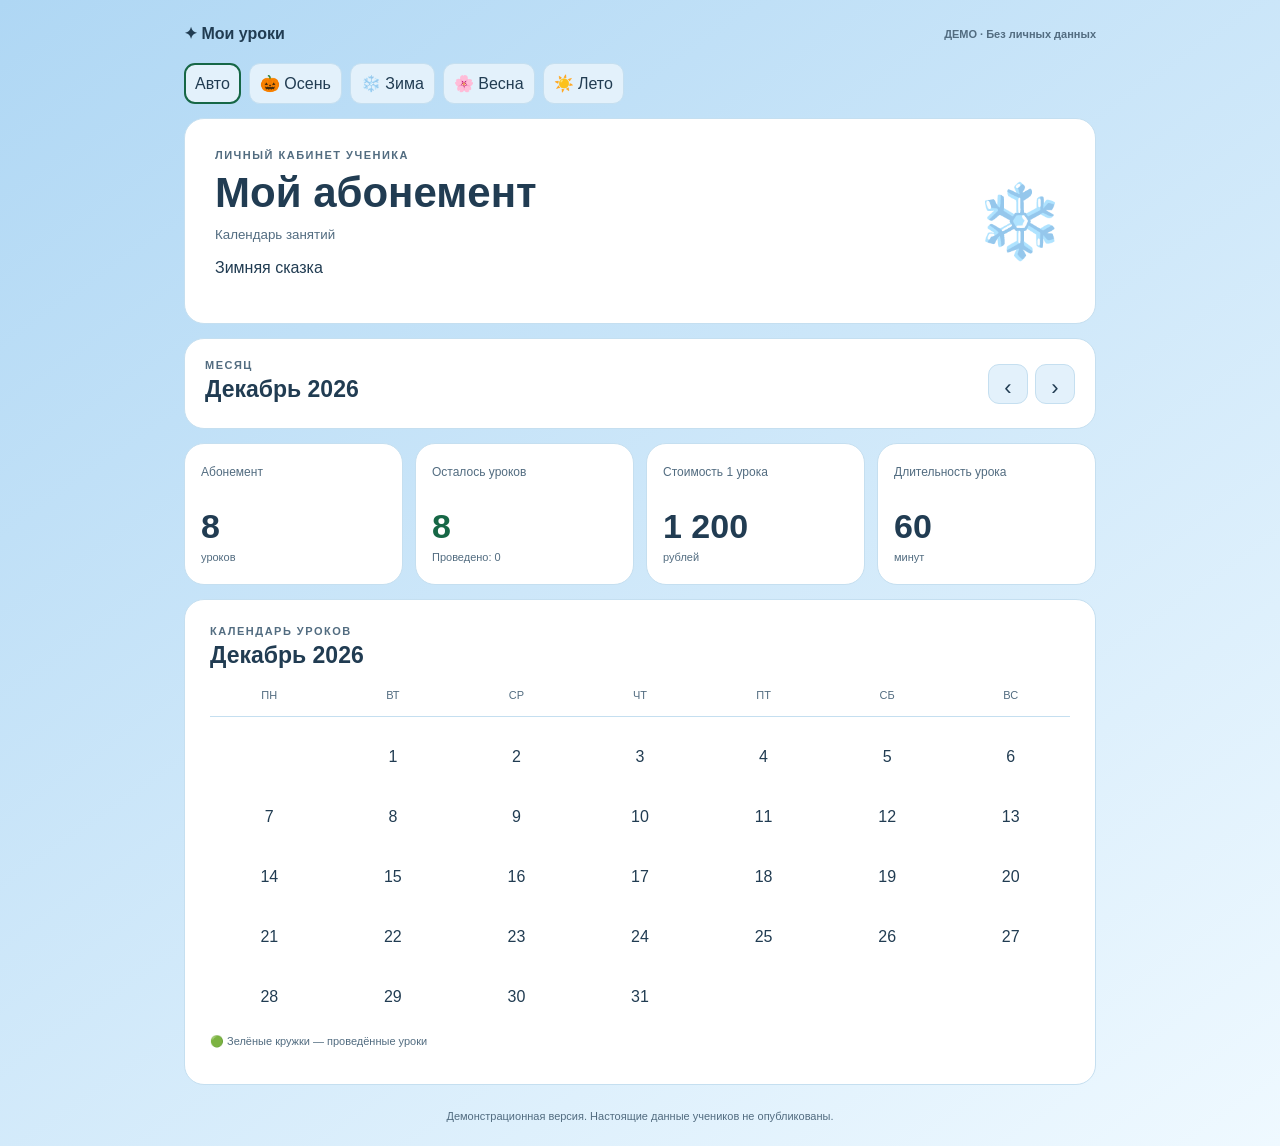
<file: index.html>
<!DOCTYPE html>
<html lang="ru">
<head>
<meta charset="UTF-8">
<meta name="viewport" content="width=device-width,initial-scale=1">
<meta name="robots" content="noindex,nofollow">
<title>Мои уроки — Демо</title>
<style>
*{box-sizing:border-box}
body{
  --text:#fff9fc;
  --muted:#dfd1e6;
  --card:#30213e;
  --line:#604b69;
  --soft:#483253;
  --green:#99e9b9;
  margin:0;
  min-height:100vh;
  font-family:"Segoe UI",Arial,sans-serif;
  color:var(--text);
  background:linear-gradient(145deg,#271932,#613757);
}
body.winter{
  --text:#213c52;--muted:#526c80;
  --card:#fff;--line:#c5dff0;
  --soft:#e3f1fb;--green:#166746;
  background:linear-gradient(145deg,#afd7f4,#eff9ff);
}
body.spring{
  --text:#294533;--muted:#586c60;
  --card:#fff;--line:#c9e2d0;
  --soft:#fbe7f0;--green:#166746;
  background:linear-gradient(145deg,#ccebd9,#fff0f6);
}
body.summer{
  --text:#234653;--muted:#526c77;
  --card:#fff;--line:#bde1e4;
  --soft:#fff0c9;--green:#166746;
  background:linear-gradient(145deg,#b3eaf5,#fff0bc);
}
main{max-width:960px;margin:auto;padding:24px}
button{font:inherit;cursor:pointer}
header,.month,.stat,.calendar{
  background:var(--card);
  border:1px solid var(--line);
  border-radius:20px;
}
.top{
  display:flex;align-items:center;
  justify-content:space-between;gap:10px;
  margin-bottom:20px;
  font-weight:700;
}
.demo{font-size:11px;color:var(--muted)}
.themes{
  display:flex;flex-wrap:wrap;gap:8px;
  margin-bottom:14px;
}
.themes button,.arrows button{
  background:var(--soft);color:var(--text);
  border:1px solid var(--line);
  border-radius:11px;padding:10px;
}
.themes button.active{
  outline:2px solid var(--green);
  outline-offset:-2px;
}
header{
  padding:30px;display:flex;
  align-items:center;justify-content:space-between;
  gap:15px;margin-bottom:14px;
}
h1{font-size:clamp(29px,5vw,42px);margin:8px 0}
h2{font-size:23px;margin:5px 0}
small,.eyebrow{color:var(--muted)}
.eyebrow{
  font-size:11px;font-weight:700;
  text-transform:uppercase;letter-spacing:1.5px;
}
.symbol{font-size:72px}
.month{
  padding:20px;display:flex;
  justify-content:space-between;align-items:center;
  margin-bottom:14px;
}
.arrows{display:flex;gap:7px}
.arrows button{font-size:22px;width:40px;height:40px}
.arrows button:disabled{opacity:.3}
.stats{
  display:grid;
  grid-template-columns:repeat(4,1fr);
  gap:12px;margin-bottom:14px;
}
.stat{padding:21px 16px}
.label{color:var(--muted);font-size:12px;min-height:30px}
.value{
  font-size:34px;font-weight:800;
  margin:12px 0 5px;color:var(--text);
}
.value.green{color:var(--green)}
.note{font-size:11px;color:var(--muted)}
.calendar{padding:25px}
.week,.days{
  display:grid;
  grid-template-columns:repeat(7,1fr);
  text-align:center;gap:5px;
}
.week{
  padding:15px 0;color:var(--muted);
  font-size:11px;border-bottom:1px solid var(--line);
}
.days{margin-top:12px}
.day{
  min-height:55px;display:flex;
  justify-content:center;align-items:center;
  color:var(--text);
}
.done{
  width:35px;height:35px;
  display:grid;place-items:center;
  background:#166746;color:white;
  border-radius:50%;font-weight:700;
}
footer{
  text-align:center;color:var(--muted);
  font-size:11px;margin-top:25px;
}
@media(max-width:650px){
  main{padding:12px}
  .stats{grid-template-columns:repeat(2,1fr)}
  header{padding:20px}
  .symbol{font-size:45px}
  .stat{padding:15px}
  .calendar{padding:15px 10px}
  .day{min-height:40px}
  .done{width:30px;height:30px}
}
</style>
</head>
<body>
<main>
  <div class="top">
    <span>✦ Мои уроки</span>
    <span class="demo">ДЕМО · Без личных данных</span>
  </div>

  <nav class="themes">
    <button onclick="changeTheme('auto')">Авто</button>
    <button onclick="changeTheme('halloween')">🎃 Осень</button>
    <button onclick="changeTheme('winter')">❄️ Зима</button>
    <button onclick="changeTheme('spring')">🌸 Весна</button>
    <button onclick="changeTheme('summer')">☀️ Лето</button>
  </nav>

  <header>
    <div>
      <div class="eyebrow">Личный кабинет ученика</div>
      <h1>Мой абонемент</h1>
      <small>Календарь занятий</small>
      <p id="seasonLabel">Осенний сезон</p>
    </div>
    <div class="symbol" id="symbol">🎃</div>
  </header>

  <section class="month">
    <div>
      <div class="eyebrow">Месяц</div>
      <h2 id="monthName">Октябрь 2026</h2>
    </div>
    <div class="arrows">
      <button id="prev" onclick="move(-1)">‹</button>
      <button id="next" onclick="move(1)">›</button>
    </div>
  </section>

  <section class="stats">
    <div class="stat">
      <div class="label">Абонемент</div>
      <div class="value">8</div>
      <div class="note">уроков</div>
    </div>
    <div class="stat">
      <div class="label">Осталось уроков</div>
      <div class="value green" id="left">3</div>
      <div class="note" id="completed">Проведено: 5</div>
    </div>
    <div class="stat">
      <div class="label">Стоимость 1 урока</div>
      <div class="value">1 200</div>
      <div class="note">рублей</div>
    </div>
    <div class="stat">
      <div class="label">Длительность урока</div>
      <div class="value">60</div>
      <div class="note">минут</div>
    </div>
  </section>

  <section class="calendar">
    <div class="eyebrow">Календарь уроков</div>
    <h2 id="calendarMonth">Октябрь 2026</h2>
    <div class="week">
      <span>ПН</span><span>ВТ</span><span>СР</span>
      <span>ЧТ</span><span>ПТ</span><span>СБ</span>
      <span>ВС</span>
    </div>
    <div class="days" id="days"></div>
    <p class="note">🟢 Зелёные кружки — проведённые уроки</p>
  </section>

  <footer>
    Демонстрационная версия.
    Настоящие данные учеников не опубликованы.
  </footer>
</main>

<script>
const names=[
  "Январь","Февраль","Март","Апрель",
  "Май","Июнь","Июль","Август",
  "Сентябрь","Октябрь","Ноябрь","Декабрь"
];
const keys=Array.from({length:15},(_,i)=>{
  let d=new Date(2026,9+i,1);
  return d.getFullYear()+"-"+String(d.getMonth()+1).padStart(2,"0");
});
const demoDates={
  "2026-10":[2,5,7,9,10]
};
let index=Math.max(0,keys.indexOf(
  new Date().getFullYear()+"-"+
  String(new Date().getMonth()+1).padStart(2,"0")
));
let preference="auto";

function seasonNow(){
  let m=new Date().getMonth()+1;
  if(m===12||m<=2)return "winter";
  if(m<=5)return "spring";
  if(m<=8)return "summer";
  return "halloween";
}
function changeTheme(choice){
  preference=choice;
  applyTheme();
}
function applyTheme(){
  const s=preference==="auto"?seasonNow():preference;
  const info={
    halloween:["🎃","Хеллоуин"],
    winter:["❄️","Зимняя сказка"],
    spring:["🌸","Весеннее настроение"],
    summer:["☀️","Летнее настроение"]
  };
  document.body.className=s;
  document.getElementById("symbol").textContent=info[s][0];
  document.getElementById("seasonLabel").textContent=info[s][1];
  document.querySelectorAll(".themes button").forEach(b=>{
    b.classList.toggle("active",b.textContent.includes(
      preference==="auto"?"Авто":
      {halloween:"Осень",winter:"Зима",spring:"Весна",summer:"Лето"}[preference]
    ));
  });
}
function move(step){
  index=Math.max(0,Math.min(14,index+step));
  render();
}
function render(){
  const key=keys[index];
  const y=Number(key.slice(0,4));
  const m=Number(key.slice(5));
  const title=names[m-1]+" "+y;
  const done=new Set(demoDates[key]||[]);

  document.getElementById("monthName").textContent=title;
  document.getElementById("calendarMonth").textContent=title;
  document.getElementById("left").textContent=8-done.size;
  document.getElementById("completed").textContent=
    "Проведено: "+done.size;
  document.getElementById("prev").disabled=index===0;
  document.getElementById("next").disabled=index===14;

  const grid=document.getElementById("days");
  grid.replaceChildren();
  const offset=(new Date(y,m-1,1).getDay()+6)%7;
  const count=new Date(y,m,0).getDate();

  for(let i=0;i<offset;i++){
    grid.appendChild(document.createElement("div"));
  }
  for(let day=1;day<=count;day++){
    let cell=document.createElement("div");
    cell.className="day";
    if(done.has(day)){
      const badge=document.createElement("span");
      badge.className="done";
      badge.textContent=day;
      cell.appendChild(badge);
    }else{
      cell.textContent=day;
    }
    grid.appendChild(cell);
  }
}
applyTheme();
render();
setInterval(()=>{
  if(preference==="auto")applyTheme();
},60000);
</script>
</body>
</html>
</file>
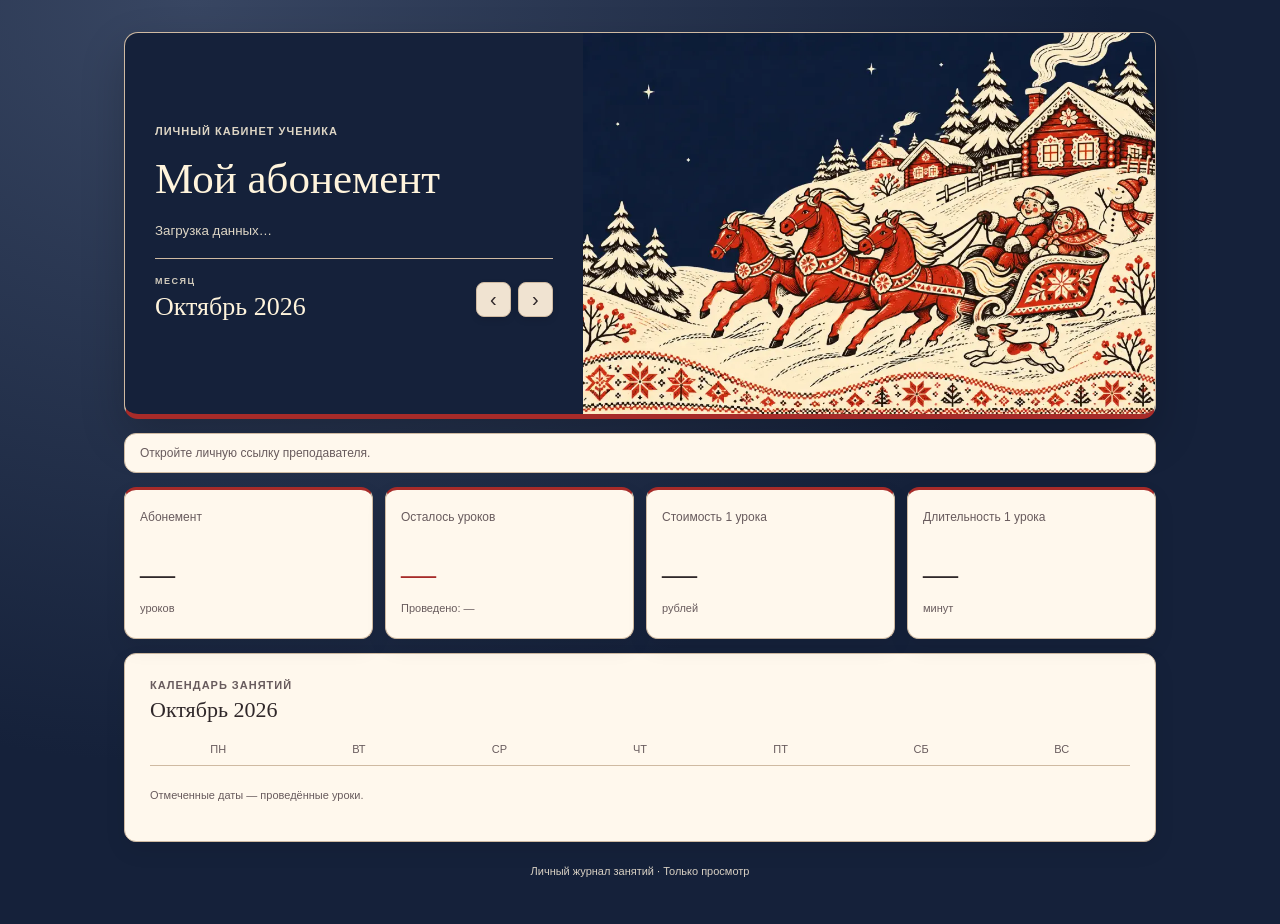
<file: student.html>
<!DOCTYPE html>
<html lang="ru">
<head>
<meta charset="UTF-8">
<meta name="viewport" content="width=device-width,initial-scale=1">
<meta name="robots" content="noindex,nofollow,noarchive">
<meta name="referrer" content="no-referrer">
<title>Мои уроки — Личный кабинет</title>
<style>
*{box-sizing:border-box}
body{
 --fg:#fff9fc;--muted:#e0cfe6;
 --card:#2d2039;--border:#685070;
 --green:#98ebba;--soft:#483452;
 margin:0;min-height:100vh;
 font-family:"Segoe UI",Arial,sans-serif;
 color:var(--fg);
 background:linear-gradient(135deg,#24172e,#69415e);
}
body.winter{
 --fg:#20394f;--muted:#536b7d;
 --card:#fff;--border:#c5ddeb;
 --green:#166746;--soft:#dfedf9;
 background:linear-gradient(135deg,#b5dcf5,#f1faff);
}
body.spring{
 --fg:#294333;--muted:#586d60;
 --card:#fff;--border:#cce2d1;
 --green:#166746;--soft:#fbe8ef;
 background:linear-gradient(135deg,#d2f0de,#ffe9f2);
}
body.summer{
 --fg:#244450;--muted:#526d77;
 --card:#fff;--border:#bee0e4;
 --green:#166746;--soft:#fff1c9;
 background:linear-gradient(135deg,#b7e9f4,#fff0c0);
}
main{max-width:940px;margin:auto;padding:24px}
header,.month,.stat,.calendar{
 background:var(--card);
 border:1px solid var(--border);
 border-radius:19px;
}
header{
 padding:26px;display:flex;
 align-items:center;justify-content:space-between;
 gap:15px;margin-bottom:14px;
}
h1{font-size:clamp(27px,5vw,40px);margin:10px 0}
h2{font-size:22px;margin:6px 0}
small,.label,.note,.eyebrow{color:var(--muted)}
.eyebrow{
 text-transform:uppercase;font-weight:750;
 font-size:11px;letter-spacing:1px;
}
.symbol{font-size:65px}
.month{
 display:flex;align-items:center;justify-content:space-between;
 gap:10px;padding:20px;margin-bottom:14px;
}
.arrows{display:flex;gap:7px}
.arrows button{
 background:var(--soft);color:var(--fg);
 border:1px solid var(--border);
 border-radius:10px;width:40px;height:40px;
 font-size:23px;cursor:pointer;
}
.arrows button:disabled{opacity:.3;cursor:default}
.stats{
 display:grid;grid-template-columns:repeat(4,minmax(0,1fr));
 gap:12px;margin-bottom:14px;
}
.stat{padding:20px 15px}
.label{font-size:12px;min-height:33px}
.value{
 font-size:clamp(25px,4vw,35px);
 font-weight:800;letter-spacing:-.04em;
 margin:12px 0 5px;
}
.value.green{color:var(--green)}
.note{font-size:11px}
.calendar{padding:25px}
.week,.days{
 display:grid;grid-template-columns:repeat(7,minmax(0,1fr));
 text-align:center;gap:4px;
}
.week{
 padding:14px 0 10px;border-bottom:1px solid var(--border);
 color:var(--muted);font-size:11px;
}
.days{margin-top:10px}
.day{
 min-height:52px;display:grid;place-items:center;
 font-size:13px;font-weight:600;
}
.done{
 display:grid;place-items:center;
 height:35px;width:35px;
 border-radius:50%;
 background:#166746;color:#fff;font-weight:750;
}
.status{
 padding:12px 15px;margin-bottom:14px;
 background:var(--card);border:1px solid var(--border);
 border-radius:12px;color:var(--muted);font-size:12px;
}
footer{text-align:center;color:var(--muted);font-size:11px;margin:23px 0}
@media(max-width:620px){
 main{padding:12px}
 header{padding:19px}
 .symbol{font-size:45px}
 .stats{grid-template-columns:repeat(2,minmax(0,1fr))}
 .stat{padding:15px}
 .calendar{padding:16px 10px}
 .day{min-height:40px}
 .done{height:30px;width:30px}
}

/* November: charcoal, candlelight, silver tracery. Scoped to the current Moscow month. */
body.november{--fg:#eee9df;--muted:#bcbdb3;--card:#1b2221;--border:#62675f;--green:#ddbc87;--soft:#303b36;color-scheme:dark;background:radial-gradient(ellipse at 18% 4%,#51595155,transparent 42%),radial-gradient(ellipse at 85% 75%,#73534328,transparent 50%),#151c1c;background-attachment:fixed;isolation:isolate;}
body.november::before{content:"";position:fixed;inset:0;pointer-events:none;z-index:-1;background-image:url("data:image/svg+xml,%3Csvg%20xmlns%3D%22http%3A%2F%2Fwww.w3.org%2F2000%2Fsvg%22%20width%3D%221400%22%20height%3D%221100%22%20viewBox%3D%220%200%201400%201100%22%3E%3Cg%20fill%3D%22none%22%20stroke%3D%22%23050909%22%20stroke-linecap%3D%22round%22%3E%3Cpath%20stroke-width%3D%2270%22%20d%3D%22M1440%201130c-130-190-173-270-163-441s-44-228-131-380S1130%20133%201113-30%22%2F%3E%3Cpath%20stroke-width%3D%2222%22%20d%3D%22M1290%20790c-66-146-142-181-196-260s-102-56-152-154M1247%20591c50-140%2031-233%2088-326s21-157%2052-248M1172%20380c-67-27-137-29-179-86s-84-80-137-110M1140%20274c44-94%2051-151%2030-243M1218%20522c-5-104-69-151-64-227M1122%20562c-34-57-39-108-83-130M1331%20281c-12-62-57-87-60-161%22%2F%3E%3Cpath%20stroke-width%3D%227%22%20d%3D%22m994%20294-12-93-39-45m209%20137-39-44-6-42m-165%20168-25-59-62-28m472-54%2058-49%2014-80M1169%2066l70-72m-200%20438-65%2011-27-31M-70%201010c180-10%20233-94%20293-180s76-105%20151-119M147%20901l-11-89-42-44m128%2062%2056%2012%2040-31M62%20972l31-100%22%2F%3E%3C%2Fg%3E%3C%2Fsvg%3E");background-repeat:no-repeat;background-position:center right;background-size:cover;opacity:.8;}
body.november main{position:relative;max-width:1000px;padding-top:42px;}
body.november header,body.november .month,body.november .stat,body.november .calendar,body.november .payment,body.november .archive{background:linear-gradient(125deg,#29312df5,#1a211ff5 65%);border:1px solid #6a6c60;border-radius:8px;box-shadow:0 18px 40px #0005,inset 0 1px #e5ddc00b;}
body.november header{position:relative;min-height:195px;padding:35px 34px;border:1px solid #929286;outline:1px solid #71766a77;outline-offset:-8px;overflow:hidden;background:radial-gradient(ellipse at 91% 50%,#bc7c4328,transparent 37%),linear-gradient(120deg,#303831,#1b2220 70%);}
body.november header::before,body.november header::after{content:"◇";position:absolute;left:50%;transform:translateX(-50%);font-size:21px;line-height:20px;color:#b8b6a3;background:#252d28;padding:0 14px;}
body.november header::before{top:0}body.november header::after{bottom:0}
body.november h1,body.november h2{font-family:Georgia,"Times New Roman",serif;font-weight:400;letter-spacing:.015em;color:#f1e9d9;text-shadow:0 3px 12px #0006;}
body.november h1{font-size:clamp(30px,5vw,47px);margin:14px 0 12px;}
body.november .eyebrow{font-size:10px;font-weight:500;letter-spacing:2px;color:#c5c4b6;}
body.november .symbol{width:85px;min-width:65px;height:112px;filter:drop-shadow(0 0 18px #d39a5744);font-size:0;}
body.november .symbol svg{height:100%;width:100%;}
body.november .status{border-radius:5px;background:#18201dd9;border-color:#454f47;color:#bdc3b6;margin:20px 0;}
body.november .month{padding:20px 25px;margin-bottom:18px;}
body.november .stat{padding:23px 18px;position:relative;}
body.november .stat::before{content:"";position:absolute;top:0;left:20px;right:20px;height:1px;background:linear-gradient(90deg,transparent,#c0b8a077,transparent);}
body.november .value{font-family:Georgia,"Times New Roman",serif;letter-spacing:0;font-weight:400;}
body.november .label{font-size:12px;line-height:1.5;}
body.november .note{line-height:1.65;}
body.november .arrows button,body.november .payment button,body.november .archive button{border-radius:5px;background:#303b33;color:#e8e5d7;border:1px solid #7c806d;box-shadow:0 4px 12px #0003;}
body.november button:focus-visible,body.november select:focus-visible,body.november input:focus-visible{outline:2px solid #e2bd82;outline-offset:3px;}
body.november .calendar{margin-top:18px;padding:27px;}
body.november .week{color:#c4c6b8;border-color:#73796b66;}
body.november .day{min-height:57px;color:#e6e6d8;}
body.november .done{background:#c5b087;color:#17221b;border:1px solid #e7d9b5;box-shadow:0 0 16px #c4a27122;}
body.november .payment,body.november .archive{margin-top:18px;}
body.november footer{padding:12px;color:#b4b9ab;letter-spacing:.04em;}
@media(max-width:620px){body.november main{padding:18px 12px;}body.november header{padding:26px 22px;min-height:165px;}body.november .symbol{width:58px;min-width:52px;height:88px;}body.november .stat{padding:20px 15px;}body.november .calendar{padding:22px 12px;}body.november .day{min-height:44px;}body.november .month{padding:18px;}body.november::before{opacity:.45;background-position:75% center;}}


.phone-payment{margin:18px 0;padding:27px;background:var(--card);border:1px solid var(--border);border-radius:16px;box-shadow:0 15px 36px #0003;}
.payment-heading{display:flex;align-items:baseline;justify-content:space-between;gap:12px;flex-wrap:wrap;margin-bottom:17px;}
.phone-payment h2{margin:5px 0 12px}.phone-payment p{line-height:1.6;}
.bank-options{display:grid;grid-template-columns:1fr 1fr;gap:12px;margin:16px 0 21px;}
.bank-choice{display:flex;align-items:center;gap:11px;padding:15px 17px;color:var(--fg);font:600 16px "Segoe UI",Arial,sans-serif;text-align:left;background:var(--soft);border:1px solid var(--border);border-radius:11px;cursor:pointer;box-shadow:0 5px 0 #0003,0 9px 17px #0002;transition:transform .15s,box-shadow .15s;}
.bank-choice[aria-pressed=true]{outline:2px solid #c9ad78;outline-offset:2px;box-shadow:0 3px 0 #0004,0 0 20px #c9ad7822;transform:translateY(2px);}
.bank-choice .bank-mark{display:grid;place-items:center;flex:none;width:31px;height:31px;border-radius:9px;color:white;font-weight:800;font-size:22px;}
.bank-choice[data-bank=sber] .bank-mark{background:linear-gradient(135deg,#76bd36,#168c48);}.bank-choice[data-bank=tbank] .bank-mark{background:#ffdd2d;color:#222;}
.copy-phone{display:flex;align-items:center;justify-content:center;gap:14px;width:100%;min-height:88px;padding:17px 12px;border:1px solid #c6bc9f;border-radius:12px;color:#292a24;background:linear-gradient(165deg,#f2e9cc 0%,#d3c4a2 43%,#b9a57e 46%,#e0ceaa 100%);box-shadow:inset 0 2px 1px #fff9,inset 0 -3px 2px #72633f66,0 7px 0 #645942,0 12px 23px #0006;cursor:pointer;transform:translateY(0);transition:transform .12s,box-shadow .12s;text-shadow:0 1px #fff9;}
.copy-phone:hover{filter:brightness(1.06)}.copy-phone:active{transform:translateY(5px);box-shadow:inset 0 2px 5px #77674455,0 2px 0 #645942,0 6px 12px #0004;}
.copy-phone .phone-number{font:700 clamp(22px,4vw,32px) Georgia,"Times New Roman",serif;letter-spacing:.03em;white-space:nowrap;text-shadow:0 1px 0 #fff,0 -1px 0 #88765066,0 2px 2px #75684a33;}
.copy-phone svg{width:22px;height:22px;flex:none;}.copy-caption{text-align:center;margin:15px 0 5px;font-size:12px;color:var(--muted);min-height:20px;}
.payment-steps{margin:16px 0 0;color:var(--muted);font-size:13px;}.payment-quote{display:flex;align-items:center;gap:12px;flex-wrap:wrap;margin:8px 0 19px;}.payment-quote input{width:72px;padding:9px;font:inherit;border-radius:7px;border:1px solid var(--border);color:var(--fg);background:var(--soft);}.payment-quote strong{font-size:19px;}
.phone-payment button:focus-visible,.phone-payment input:focus-visible{outline:3px solid #e2bd82;outline-offset:4px;}
body.november .phone-payment{background:linear-gradient(125deg,#29312df5,#1a211ff5 65%);border-color:#6a6c60;border-radius:8px;box-shadow:0 18px 40px #0005,inset 0 1px #e5ddc00b;}
@media(max-width:620px){.phone-payment{padding:23px 16px}.bank-choice{font-size:14px;padding:12px 10px;gap:8px}.bank-options{gap:10px}.copy-phone{gap:8px}.copy-phone .phone-number{font-size:23px;letter-spacing:0}.copy-phone svg{width:20px}.payment-steps{font-size:12px}}
@media(prefers-reduced-motion:reduce){.copy-phone,.bank-choice{transition:none}}


/* Six illustrated monthly themes, selected by today's Moscow date. */
.season-picture{display:none;}
body.december{--fg:#30282a;--muted:#685b5d;--card:#fff8ed;--border:#cfbaa2;--green:#a72b29;--soft:#f0e3d1;--hero:#15213a;--hero-fg:#fff4dc;--done-fg:#fff;--page:#15213a;color-scheme:light;background:radial-gradient(ellipse at 15% 0%,#384662,transparent 60%),#15213a;}
body.january{--fg:#f6ecda;--muted:#c4cedd;--card:#172941;--border:#5d718f;--green:#f3cd82;--soft:#293e59;--hero:#0e203c;--hero-fg:#fff2d1;--done-fg:#1b2b40;--page:#0c182d;color-scheme:dark;background:radial-gradient(ellipse at 85% 5%,#294c77,transparent 60%),#0c182d;}
body.february{--fg:#f0e8df;--muted:#c4b8ac;--card:#2c2928;--border:#76645b;--green:#e8b076;--soft:#453832;--hero:#242425;--hero-fg:#f1e5d8;--done-fg:#2c231d;--page:#202122;color-scheme:dark;background:radial-gradient(ellipse at 80% 2%,#75443366,transparent 55%),#202122;}
body.march{--fg:#533e3b;--muted:#79615e;--card:#fffaf4;--border:#d7bfb2;--green:#a94b59;--soft:#f6e5dc;--hero:#fff5e8;--hero-fg:#583c37;--done-fg:#fff;--page:#f5e9dd;color-scheme:light;background:radial-gradient(ellipse at 10% 0%,#d7edf2,transparent 55%),#f5e9dd;}
body.april{--fg:#493a54;--muted:#73617c;--card:#fff9ff;--border:#d0bad6;--green:#79508d;--soft:#eee1f3;--hero:#f4e8f2;--hero-fg:#533a60;--done-fg:#fff;--page:#e7dbea;color-scheme:light;background:radial-gradient(ellipse at 90% 0%,#ffd9bc,transparent 55%),#e7dbea;}
body.may{--fg:#264b63;--muted:#516d7d;--card:#f7fcff;--border:#b3cfdf;--green:#a13d75;--soft:#e2f0f9;--hero:#eaf6fb;--hero-fg:#244b66;--done-fg:#fff;--page:#d8eaf3;color-scheme:light;background:radial-gradient(ellipse at 80% 0%,#f5dce9,transparent 55%),#d8eaf3;}
body[data-month-art]{background-attachment:fixed;}
body[data-month-art] main{max-width:1080px;padding-top:32px;}
body[data-month-art] header{display:grid;grid-template-columns:1fr 1.25fr;gap:0;padding:0;overflow:hidden;min-height:0;background:var(--hero);border-radius:14px;border:1px solid var(--border);box-shadow:0 18px 45px #0003;}
body[data-month-art] .season-picture{display:block;grid-column:2;grid-row:1;align-self:stretch;}
body[data-month-art] .season-picture img{display:block;width:100%;height:100%;aspect-ratio:3/2;object-fit:cover;}
body[data-month-art] header>div:not(.season-picture):not(.symbol){grid-column:1;grid-row:1;padding:34px 30px;min-width:0;}
body[data-month-art] header h1{color:var(--hero-fg);font-family:Georgia,"Times New Roman",serif;font-weight:400;font-size:clamp(29px,4vw,43px);line-height:1.12;margin:18px 0;}
body[data-month-art] header .eyebrow,body[data-month-art] header small{color:var(--hero-fg);opacity:.86;}
body[data-month-art] header .symbol{display:none;}
body[data-month-art] h2{font-family:Georgia,"Times New Roman",serif;font-weight:400;}
body[data-month-art] .month,body[data-month-art] .stat,body[data-month-art] .calendar,body[data-month-art] .phone-payment,body[data-month-art] .archive{border-radius:12px;box-shadow:0 9px 22px #00000012;}
body[data-month-art] .stat{border-top:3px solid var(--green);}
body[data-month-art] .value{font-family:Georgia,"Times New Roman",serif;font-weight:400;letter-spacing:0;}
body[data-month-art] .done{background:var(--green);color:var(--done-fg);box-shadow:0 3px 9px #0002;}
body[data-month-art] .note{line-height:1.6;}
body[data-month-art] .bank-choice[aria-pressed=true]{outline-color:var(--green);}
body[data-month-art] footer{color:var(--muted);}
body.december footer{color:#d8d0c3;}
body[data-month-art] :is(button,input,select):focus-visible{outline:3px solid var(--green);outline-offset:3px;}
body.december header{border-bottom:5px solid #a72b29;}
body.january header{border-bottom:4px solid #d7ac60;}
body.february header{border-bottom:4px solid #8d5342;}
body.march header{border-bottom:4px solid #d89b9b;}
body.april header{border-bottom:4px solid #a487ba;}
body.may header{border-bottom:4px solid #d78ab5;}
@media(max-width:620px){body[data-month-art] main{padding:16px 12px;}body[data-month-art] header{grid-template-columns:1fr;}body[data-month-art] .season-picture{grid-column:1;grid-row:1;}body[data-month-art] .season-picture img{height:auto;aspect-ratio:3/2;}body[data-month-art] header>div:not(.season-picture):not(.symbol){grid-column:1;grid-row:2;padding:23px 22px;}body[data-month-art] header h1{font-size:34px;margin:12px 0;}body[data-month-art] .calendar{padding:22px 12px;}}


/* Compact payment: calculation on the left, bank icons and phone on the right. */
.phone-payment{padding:22px 24px;}
.payment-layout{display:grid;grid-template-columns:minmax(230px,.85fr) minmax(300px,1.15fr);gap:18px 32px;align-items:center;}
.payment-summary{align-self:start;padding-top:4px;}
.payment-summary .eyebrow{font-size:10px;letter-spacing:1.3px;}
.payment-summary h2{font-size:25px;margin:6px 0 12px;}
.payment-summary #phoneTerms{font-size:11px;margin:0 0 13px;}
.payment-summary .payment-quote{gap:10px;margin:0;font-size:13px;}
.payment-summary .payment-quote label{display:flex;align-items:center;gap:7px;}
.payment-summary .payment-quote input{width:57px;padding:6px;}
.payment-summary .payment-quote strong{font-size:18px;}
.payment-transfer{width:100%;max-width:470px;justify-self:center;text-align:center;}
.payment-transfer .bank-options{display:flex;justify-content:center;gap:12px;margin:0 0 12px;}
.payment-transfer .bank-choice{display:grid;place-items:center;padding:0;width:43px;height:43px;border:1px solid var(--border);border-radius:11px;background:var(--soft);box-shadow:0 3px 0 #0003,0 5px 12px #0002;}
.payment-transfer .bank-mark{width:31px;height:31px;font-size:23px;border-radius:8px;}
.payment-transfer .copy-phone{min-height:58px;padding:10px 12px;gap:11px;box-shadow:inset 0 2px 1px #fff9,inset 0 -2px 2px #72633f66,0 5px 0 #645942,0 9px 17px #0004;}
.payment-transfer .copy-phone .phone-number{font-size:clamp(21px,2.7vw,28px);}
.payment-transfer .copy-phone svg{width:19px;height:19px;}
.payment-transfer .copy-caption{margin:10px 0 4px;font-size:11px;min-height:16px;line-height:1.4;}
.payment-transfer .payment-steps{font-size:11px;line-height:1.5;margin:8px 0 0;}
.payment-transfer .payment-confirmation{font-size:10px;margin:6px 0 0;line-height:1.45;color:var(--muted);}
@media(max-width:760px){.phone-payment{padding:19px 18px;}.payment-layout{grid-template-columns:1fr;gap:17px;}.payment-summary h2{margin-bottom:8px;}.payment-summary #phoneTerms{margin-bottom:10px;}.payment-transfer{max-width:460px;}.payment-transfer .bank-options{margin-bottom:10px;}.payment-transfer .copy-phone .phone-number{font-size:25px;}}
@media(max-width:360px){.payment-transfer .copy-phone .phone-number{font-size:22px;}.payment-transfer .copy-phone{gap:7px;}}


/* Phone button palette follows the displayed month's theme. */
body{--phone-top:#e6d5ef;--phone-mid:#d5b8e0;--phone-low:#bca0ce;--phone-end:#dfc7e9;--phone-ink:#382246;--phone-edge:#a78bb9;--phone-base:#705c80;--phone-text-highlight:#ffffff88;}
body.november{--phone-top:#f2e9cc;--phone-mid:#d3c4a2;--phone-low:#b9a57e;--phone-end:#e0ceaa;--phone-ink:#292a24;--phone-edge:#c6bc9f;--phone-base:#645942;}
body.december{--phone-top:#b72b35;--phone-mid:#a9222d;--phone-low:#8d1826;--phone-end:#b42b35;--phone-ink:#fffaf3;--phone-edge:#edb6ae;--phone-base:#63151e;--phone-text-highlight:#00000066;}
body.january{--phone-top:#345c87;--phone-mid:#254975;--phone-low:#1c3962;--phone-end:#315681;--phone-ink:#fff5de;--phone-edge:#a8c1df;--phone-base:#10223b;--phone-text-highlight:#00000077;}
body.february{--phone-top:#e4bc98;--phone-mid:#cda07d;--phone-low:#b58a6b;--phone-end:#d8ad88;--phone-ink:#30231b;--phone-edge:#d8b898;--phone-base:#6d4b38;}
body.march{--phone-top:#f9e1de;--phone-mid:#edc8c5;--phone-low:#d7aaa9;--phone-end:#f1d0ca;--phone-ink:#542f36;--phone-edge:#c49496;--phone-base:#9b6c72;}
body.april{--phone-top:#e9e0f5;--phone-mid:#d8c7ea;--phone-low:#bda8d5;--phone-end:#ddcdef;--phone-ink:#432d57;--phone-edge:#ac91c4;--phone-base:#7a5d95;}
body.may{--phone-top:#e4f4fc;--phone-mid:#bfdded;--phone-low:#9fc5dc;--phone-end:#c9e4f2;--phone-ink:#24455d;--phone-edge:#8db6cf;--phone-base:#577e99;}
body.summer,body.spring{--phone-top:#e3f4e8;--phone-mid:#c0dfd0;--phone-low:#9dc5b2;--phone-end:#cce8d9;--phone-ink:#254238;--phone-edge:#89b6a0;--phone-base:#547d68;}
body.winter{--phone-top:#f1f7ff;--phone-mid:#d7e6f7;--phone-low:#b6cde6;--phone-end:#dfecfa;--phone-ink:#243f5b;--phone-edge:#a1bad6;--phone-base:#607b9b;}
.payment-transfer .copy-phone{background:linear-gradient(165deg,var(--phone-top) 0%,var(--phone-mid) 43%,var(--phone-low) 46%,var(--phone-end) 100%);color:var(--phone-ink);border-color:var(--phone-edge);box-shadow:inset 0 2px 1px #ffffff66,inset 0 -2px 2px #00000022,0 5px 0 var(--phone-base),0 9px 17px #0004;text-shadow:none;}
.payment-transfer .copy-phone .phone-number{color:var(--phone-ink);text-shadow:0 1px 0 var(--phone-text-highlight),0 2px 2px #00000018;}
.payment-transfer .copy-phone:active{box-shadow:inset 0 2px 5px #00000022,0 1px 0 var(--phone-base),0 4px 10px #0003;}
.arrows button,.bank-choice{color:var(--fg);background:var(--soft);}
.bank-choice[data-bank=sber] .bank-mark{background:linear-gradient(135deg,#29823a,#16723a);color:#fff;}
.bank-choice[data-bank=tbank] .bank-mark{background:#ffdd2d;color:#222;}
.phone-payment button:focus-visible,.phone-payment input:focus-visible,.arrows button:focus-visible{outline:3px solid var(--green);outline-offset:4px;}


/* Five illustrated summer and autumn themes. */
body.june{--fg:#3d4e3f;--muted:#617157;--card:#fffcef;--border:#b9c3a0;--green:#7c5426;--soft:#e8edcf;--hero:#eef1d9;--hero-fg:#3e5039;--done-fg:#fff;color-scheme:light;background:radial-gradient(ellipse at 85% 0%,#ffe5b0,transparent 60%),#e6dfc9;--phone-top:#edf4d9;--phone-mid:#d8e3b7;--phone-low:#bbc793;--phone-end:#e1eac3;--phone-ink:#354023;--phone-edge:#a8b67b;--phone-base:#73804f;--phone-text-highlight:#ffffff88;}
body.july{--fg:#174c52;--muted:#45696e;--card:#f2fffc;--border:#99c8c5;--green:#166c78;--soft:#d7f0ee;--hero:#dcf4ee;--hero-fg:#1d5055;--done-fg:#fff;color-scheme:light;background:radial-gradient(ellipse at 20% 0%,#d8faf1,transparent 60%),#b5e2df;--phone-top:#dcf7ee;--phone-mid:#b8e5dc;--phone-low:#94d0c7;--phone-end:#caece3;--phone-ink:#173f43;--phone-edge:#7bb9b2;--phone-base:#4c8783;--phone-text-highlight:#ffffff88;}
body.august{--fg:#4e455f;--muted:#706378;--card:#fff8fc;--border:#d6b9ce;--green:#98476f;--soft:#f4e3ee;--hero:#f8e8f0;--hero-fg:#573b58;--done-fg:#fff;color-scheme:light;background:radial-gradient(ellipse at 15% 0%,#b9e9f0,transparent 60%),#eadbe7;--phone-top:#fbe0ef;--phone-mid:#edcada;--phone-low:#ddb4ce;--phone-end:#f3d4e5;--phone-ink:#54334e;--phone-edge:#c998b9;--phone-base:#936882;--phone-text-highlight:#ffffff88;}
body.september{--fg:#4c402d;--muted:#716044;--card:#fff7e8;--border:#c9b48f;--green:#936123;--soft:#efdfc3;--hero:#f0e4ce;--hero-fg:#514029;--done-fg:#fff;color-scheme:light;background:radial-gradient(ellipse at 80% 0%,#edc98e,transparent 60%),#ddd2ba;--phone-top:#f6dfb6;--phone-mid:#e4c28d;--phone-low:#c8a46b;--phone-end:#ecd09f;--phone-ink:#49341d;--phone-edge:#b18c52;--phone-base:#806237;--phone-text-highlight:#ffffff88;}
body.october{--fg:#f8eafa;--muted:#d6c2df;--card:#2b1539;--border:#9067a2;--green:#f4b37b;--soft:#452356;--hero:#241033;--hero-fg:#fff0dc;--done-fg:#2c1739;color-scheme:dark;background:radial-gradient(ellipse at 80% 0%,#73268c77,transparent 65%),#180925;--phone-top:#8246a1;--phone-mid:#70378f;--phone-low:#5e277e;--phone-end:#7a4098;--phone-ink:#fff5e9;--phone-edge:#c394de;--phone-base:#39154e;--phone-text-highlight:#00000066;}
body.june header{border-bottom:4px solid #9aa96b;}body.july header{border-bottom:4px solid #368f95;}body.august header{border-bottom:4px solid #c883a9;}body.september header{border-bottom:4px solid #af7e38;}body.october header{border-bottom:4px solid #bd7846;}


/* November fog: silver mist, bare trees and slate-blue controls. */
body.november{--fg:#293e46;--muted:#536b74;--card:#e9eff1;--border:#a1b2bb;--green:#355e6c;--soft:#d3dfe4;--hero:#dfe7ea;--hero-fg:#293e46;--done-fg:#fff;--phone-top:#e7f0f3;--phone-mid:#c8d8df;--phone-low:#a8bdc7;--phone-end:#d5e3e8;--phone-ink:#29434f;--phone-edge:#92aab5;--phone-base:#5e7c8a;--phone-text-highlight:#ffffff88;color-scheme:light;background:radial-gradient(ellipse at 15% 0%,#f5f8f9,transparent 65%),#c1cdd2;}
body.november::before,body.november header::before,body.november header::after{display:none;}
body.november header{background:var(--hero);outline:0;min-height:0;padding:0;border-radius:14px;border:1px solid var(--border);border-bottom:4px solid #7e9ba7;box-shadow:0 18px 40px #263f4b22;}
body.november :is(.month,.stat,.calendar,.phone-payment,.archive){background:var(--card);border:1px solid var(--border);border-radius:12px;box-shadow:0 9px 22px #243c4712;}
body.november .stat{border-top:3px solid var(--green);}
body.november .stat::before{display:none;}
body.november .status{background:var(--card);border-color:var(--border);color:var(--muted);}
body.november :is(.arrows button,.bank-choice,.archive button){background:var(--soft);color:var(--fg);border-color:var(--border);}
body.november .week{color:var(--muted);border-color:var(--border);}
body.november .day{color:var(--fg);}
body.november .done{background:var(--green);color:#fff;border-color:#355e6c;box-shadow:0 3px 9px #263e4922;}
body.november footer{color:var(--muted);}
/* Fog text contrast */
body.november h1,body.november h2{color:var(--fg);text-shadow:none;}
body.november .eyebrow{color:var(--muted);}


/* Month navigation sits below the student's name in the banner. */
body header .month.banner-month{display:flex;align-items:center;justify-content:space-between;gap:14px;width:100%;padding:17px 0 0;margin:19px 0 0;background:transparent;border:0;border-top:1px solid var(--border);border-radius:0;box-shadow:none;}
body header .month.banner-month h2{font-size:clamp(21px,2.5vw,26px);line-height:1.2;margin:5px 0 0;color:var(--hero-fg,var(--fg));text-shadow:none;}
body header .month.banner-month .eyebrow{font-size:9px;letter-spacing:1.5px;color:var(--hero-fg,var(--muted));opacity:.8;}
body header .month.banner-month .arrows{flex:none;gap:7px;}
body header .month.banner-month .arrows button{width:35px;height:35px;font-size:20px;border-radius:8px;background:var(--soft);color:var(--fg);border:1px solid var(--border);box-shadow:0 3px 7px #00000018;}
body header .month.banner-month .arrows button:focus-visible{outline:3px solid var(--green);outline-offset:3px;}
@media(max-width:620px){body header .month.banner-month{margin-top:17px;padding-top:14px;gap:10px;}body header .month.banner-month h2{font-size:24px;}body header .month.banner-month .arrows button{width:34px;height:34px;}}
@media(max-width:360px){body header .month.banner-month h2{font-size:21px;}body header .month.banner-month .arrows button{width:31px;height:33px;}}


/* Keep feedback visible during slow image loads; text and calendar stay usable. */
.season-picture{position:relative;min-width:0;background:var(--hero,var(--card));}
.season-picture.art-loading img{opacity:.18;}
.season-picture.art-error img{opacity:0;}
.art-message{position:absolute;inset:0;display:flex;flex-direction:column;align-items:center;justify-content:center;gap:10px;pointer-events:none;font:13px "Segoe UI",Arial,sans-serif;color:var(--hero-fg,var(--fg));text-align:center;padding:18px;}
.art-message button{pointer-events:auto;font:inherit;color:var(--fg);background:var(--soft);border:1px solid var(--border);border-radius:8px;padding:8px 14px;cursor:pointer;}
.art-message button[hidden],.art-message span[hidden]{display:none;}
@media(prefers-reduced-motion:no-preference){.season-picture img{transition:opacity .12s;}}

</style>
</head>
<body>
<main>
<header>
 <div class="season-picture" id="seasonPicture" hidden><img id="seasonImage" alt="" width="1024" height="683" decoding="async"><div class="art-message"><span id="seasonImageStatus" role="status" aria-live="polite" hidden></span><button id="retrySeasonImage" type="button" hidden>Повторить</button></div></div>
 <div>
  <div class="eyebrow">Личный кабинет ученика</div>
  <h1>Мой абонемент</h1>
  <small id="studentName">Загрузка данных…</small>
<section class="month banner-month">
 <div>
  <div class="eyebrow">Месяц</div>
  <h2 id="monthName">Октябрь 2026</h2>
 </div>
 <div class="arrows">
  <button id="prev" aria-label="Предыдущий месяц">‹</button>
  <button id="next" aria-label="Следующий месяц">›</button>
 </div>
</section>
 </div>
 <div class="symbol" id="symbol" aria-hidden="true"></div>
</header>

<div id="status" class="status" role="status">
 Ожидаем личные данные.
</div>



<section class="stats">
 <div class="stat">
  <div class="label">Абонемент</div>
  <div class="value" id="subscription">—</div>
  <div class="note">уроков</div>
 </div>
 <div class="stat">
  <div class="label">Осталось уроков</div>
  <div class="value green" id="remaining">—</div>
  <div class="note" id="completed">Проведено: —</div>
 </div>
 <div class="stat">
  <div class="label">Стоимость 1 урока</div>
  <div class="value" id="price">—</div>
  <div class="note">рублей</div>
 </div>
 <div class="stat">
  <div class="label">Длительность 1 урока</div>
  <div class="value" id="minutes">—</div>
  <div class="note">минут</div>
 </div>
</section>




<section class="calendar">
 <div class="eyebrow">Календарь занятий</div>
 <h2 id="calendarMonth">Октябрь 2026</h2>
 <div class="week">
  <span>ПН</span><span>ВТ</span><span>СР</span>
  <span>ЧТ</span><span>ПТ</span><span>СБ</span>
  <span>ВС</span>
 </div>
 <div class="days" id="days"></div>
 <p class="note">Отмеченные даты — проведённые уроки.</p>
</section>

<section class="phone-payment" id="phonePayment" aria-labelledby="phonePayTitle" hidden>
 <div class="payment-layout">
  <div class="payment-summary"><div class="eyebrow">Пополнить абонемент</div><h2 id="phonePayTitle">Оплатить занятия</h2><p class="note" id="phoneTerms"></p><div class="payment-quote"><label for="phoneQuantity">Уроков <input id="phoneQuantity" type="number" min="1" max="100" step="1" value="4"></label><span>К оплате: <strong id="phoneAmount">—</strong></span></div></div>
  <div class="payment-transfer">
   <div class="bank-options" role="group" aria-label="Выберите банк получателя">
    <button class="bank-choice" type="button" data-bank="sber" aria-pressed="false" aria-label="Сбер" title="Сбер"><span class="bank-mark" aria-hidden="true">С</span></button>
    <button class="bank-choice" type="button" data-bank="tbank" aria-pressed="false" aria-label="Т-Банк" title="Т-Банк"><span class="bank-mark" aria-hidden="true">Т</span></button>
   </div>
   <button type="button" class="copy-phone" id="copyPhone" aria-label="Скопировать номер телефона +7 910 254 19 08"><span class="phone-number">+7 910 254-19-08</span><svg viewBox="0 0 24 24" fill="none" stroke="currentColor" stroke-width="1.7" aria-hidden="true"><rect x="8" y="8" width="12" height="13" rx="2"/><path d="M16 8V5a2 2 0 0 0-2-2H5a2 2 0 0 0-2 2v9a2 2 0 0 0 2 2h3"/></svg></button>
   <div class="copy-caption" id="phoneCopyStatus" role="status" aria-live="polite">Нажмите на номер, чтобы скопировать</div>
   <p class="payment-steps" id="bankInstructions">Выберите банк получателя, скопируйте номер и переведите нужную сумму в приложении своего банка.</p>
   <p class="payment-confirmation">Оплата зачисляется после подтверждения преподавателем.</p>
  </div>
 </div>
</section>

<footer>Личный журнал занятий · Только просмотр</footer>
</main>

<script>
(function(){
"use strict";

const $ = id => document.getElementById(id);
const monthNames=[
 "Январь","Февраль","Март","Апрель",
 "Май","Июнь","Июль","Август",
 "Сентябрь","Октябрь","Ноябрь","Декабрь"
];

const keys=Array.from({length:15},(_,i)=>{
 const d=new Date(2026,9+i,1);
 return d.getFullYear()+"-"+String(d.getMonth()+1).padStart(2,"0");
});

const currentKey=new Date().getFullYear()+"-"+
 String(new Date().getMonth()+1).padStart(2,"0");

let index=Math.max(0,keys.indexOf(currentKey));
let student=null;


const monthArtworkCache=new Map();
let requestedMonthArtwork="";
let artworkRequest=0;
function monthArtworkPath(season){return "./assets/monthly/"+season+"-lite.webp";}
function loadMonthArtwork(path,priority="high"){
 const existing=monthArtworkCache.get(path);
 if(existing)return existing.promise;
 const entry={image:null,promise:null};
 entry.promise=new Promise((resolve,reject)=>{
  let attempt=0;
  function start(){
   const img=new Image();entry.image=img;
   img.decoding="async";img.fetchPriority=priority;
   img.onload=()=>{if(img.naturalWidth>0)resolve(img);else failed();};
   img.onerror=failed;
   function failed(){img.onload=null;img.onerror=null;if(attempt++<2)setTimeout(start,attempt*700);else{monthArtworkCache.delete(path);reject(new Error("Image unavailable"));}}
   img.src=path+(attempt?"?retry="+attempt:"");
  }
  start();
 });
 monthArtworkCache.set(path,entry);return entry.promise;
}
function showMonthArtwork(season){
 const path=monthArtworkPath(season),view=$("seasonImage"),panel=$("seasonPicture"),status=$("seasonImageStatus");
 if(requestedMonthArtwork===path)return;
 requestedMonthArtwork=path;
 const request=++artworkRequest;
 panel.classList.add("art-loading");panel.classList.remove("art-error");
 status.textContent="Загружаем иллюстрацию…";status.hidden=false;$("retrySeasonImage").hidden=true;
 loadMonthArtwork(path).then(loaded=>{
  if(request!==artworkRequest)return;
  // Attach the already loaded image itself so switching back requires no new download.
  loaded.id="seasonImage";loaded.alt="";loaded.width=1024;loaded.height=683;
  view.replaceWith(loaded);
  panel.classList.remove("art-loading","art-error");status.hidden=true;
  const neighbors=[keys[index-1],keys[index+1]].filter(Boolean);
  const warm=()=>neighbors.forEach(ym=>{const neighbor=monthlyArtworkNames[Number(ym.slice(5))];if(neighbor)loadMonthArtwork(monthArtworkPath(neighbor),"low").catch(()=>{});});
  if("requestIdleCallback" in window)requestIdleCallback(warm,{timeout:1200});else setTimeout(warm,300);
 }).catch(()=>{
  if(request!==artworkRequest)return;
  requestedMonthArtwork="";panel.classList.remove("art-loading");panel.classList.add("art-error");
  status.textContent="Картинка не загрузилась";status.hidden=false;$("retrySeasonImage").hidden=false;
 });
}
const monthlyArtworkNames={1:"january",2:"february",3:"march",4:"april",5:"may",6:"june",7:"july",8:"august",9:"september",10:"october",11:"november",12:"december"};
$("retrySeasonImage").addEventListener("click",()=>{requestedMonthArtwork="";setSeason();});

function setSeason(){
 const m=Number(keys[index].slice(5));
 const monthlyThemes={12:"december",1:"january",2:"february",3:"march",4:"april",5:"may",6:"june",7:"july",8:"august",9:"september",10:"october",11:"november"};
 const season=monthlyThemes[m]||(m===11?"november":m===12||m<=2?"winter":
              m<=5?"spring":
              m<=8?"summer":"halloween");
 document.body.className=season;
 const illustrated=Object.values(monthlyThemes).includes(season);
 $("seasonPicture").hidden=!illustrated;
 if(illustrated){document.body.dataset.monthArt=season;showMonthArtwork(season);}
 else{delete document.body.dataset.monthArt;$("seasonImage").removeAttribute("src");}
 $("symbol").textContent={
  halloween:"🎃",winter:"❄️",
  spring:"🌸",summer:"☀️"
 }[season]||"";
}

function format(value){
 return value===null||value===undefined||value===""?
 "—":Number(value).toLocaleString("ru-RU");
}

// subscription contains only newly purchased lessons entered by the teacher.
// Rebuild the signed ledger on every render; never write carryover into months.
function monthlyBalance(months,ym){
 const records=new Map();
 for(const record of months){
  if(/^\d{4}-(0[1-9]|1[0-2])$/.test(record.ym)&&!records.has(record.ym))
   records.set(record.ym,record);
 }
 let balance=0,known=false,carried=0;
 for(const key of [...new Set([...records.keys(),ym])].sort()){
  if(key>ym)break;
  if(key===ym)carried=balance;
  const record=records.get(key);
  if(!record)continue;
  const subscription=record.subscription;
  if(subscription!==null&&subscription!==undefined&&subscription!==""&&
     Number.isFinite(Number(subscription))){
   balance+=Number(subscription);
   known=true;
  }
  const completed=new Set(record.dates||[]).size;
  if(completed)known=true;
  balance-=completed;
 }
 return {carried,remaining:known?balance:null};
}

function render(){
 if(!student)return;
 setSeason();

 const ym=keys[index];
 const year=Number(ym.slice(0,4));
 const month=Number(ym.slice(5));

 const record=student.months.find(x=>x.ym===ym)||
 {ym,subscription:null,dates:[]};

 const completed=new Set(record.dates||[]);
 const title=monthNames[month-1]+" "+year;

 $("monthName").textContent=title;
 $("calendarMonth").textContent=title;
 $("studentName").textContent=student.name||"Ученик";

 $("subscription").textContent=format(record.subscription);
 const {carried,remaining}=monthlyBalance(student.months,ym);
 $("remaining").textContent=format(remaining);

 $("completed").textContent="Проведено: "+completed.size;
 
 // Show incoming lessons even when this month's new subscription is blank.
 const now=new Date();
 const currentMonth=now.getFullYear()+"-"+
   String(now.getMonth()+1).padStart(2,"0");
 const outgoing=ym<currentMonth&&remaining!==null&&remaining>0;
 const showNotice=carried!==0||outgoing;

 const isLight=/^(winter|spring|summer|december|march|april|may|june|july|august|september|november)$/.test(document.body.className);
 const noticeColor=isLight?"#b4233b":"#ffb0bd";

 $("remaining").style.color=remaining!==null&&remaining<=0?noticeColor:"";

 let notice=$("carryoverNotice");

 if(!notice){
   notice=document.createElement("div");
   notice.id="carryoverNotice";
   notice.style.cssText="margin-top:6px;font-size:11px;font-weight:700;line-height:1.4";
   $("completed").insertAdjacentElement("afterend",notice);
 }

 const notes=[];
 if(carried>0)notes.push("Перенесено из прошлого месяца: "+format(carried)+" ур.");
 if(carried<0)notes.push("Долг с прошлого месяца: "+format(-carried)+" ур.");
 if(outgoing)notes.push("Перенесены в следующий месяц: "+format(remaining)+" ур.");
 notice.textContent=notes.join(" · ");
 notice.style.color=noticeColor;
 notice.hidden=!showNotice;

 $("price").textContent=format(student.price);
 $("minutes").textContent=format(student.minutes);

 renderPhonePayment();
 $("prev").disabled=index===0;
 $("next").disabled=index===14;

 const grid=$("days");
 grid.replaceChildren();

 const offset=(new Date(year,month-1,1).getDay()+6)%7;
 for(let i=0;i<offset;i++)
  grid.append(document.createElement("div"));

 const last=new Date(year,month,0).getDate();

 for(let d=1;d<=last;d++){
  const key=ym+"-"+String(d).padStart(2,"0");
  const day=document.createElement("div");
  day.className="day";

  if(completed.has(key)){
   const circle=document.createElement("span");
   circle.className="done";
   circle.textContent=d;
   day.append(circle);
  }else{
   day.textContent=d;
  }
  grid.append(day);
 }
}


function renderPhonePayment(){
 if(!student)return;
 $("phonePayment").hidden=false;
 const qty=Number($("phoneQuantity").value),price=Number(student.price),minutes=Number(student.minutes);
 $("phoneTerms").textContent="Новые занятия: "+format(student.minutes)+" мин · "+format(student.price)+" ₽ за урок.";
 const valid=Number.isInteger(qty)&&qty>0&&qty<=100&&Number.isFinite(price)&&price>0&&Number.isFinite(minutes)&&minutes>0;
 $("phoneAmount").textContent=valid?format(Math.round(qty*price*100)/100)+" ₽":"Уточните количество и тариф";
}
$("phoneQuantity").addEventListener("input",renderPhonePayment);
document.querySelectorAll(".bank-choice").forEach(button=>button.addEventListener("click",()=>{
 document.querySelectorAll(".bank-choice").forEach(other=>other.setAttribute("aria-pressed",String(other===button)));
 const bank=button.dataset.bank==="sber"?"Сбер":"Т-Банк";
 $("bankInstructions").textContent="Банк получателя: "+bank+". Скопируйте номер и выполните перевод в приложении своего банка. Проверьте получателя и сумму.";
}));
$("copyPhone").addEventListener("click",async()=>{
 const phone="+79102541908";let copied=false;
 try{if(navigator.clipboard?.writeText){await navigator.clipboard.writeText(phone);copied=true;}}catch{}
 if(!copied){
  const field=document.createElement("textarea");field.value=phone;field.setAttribute("readonly","");field.style.cssText="position:fixed;left:-9999px;top:0";document.body.append(field);field.select();field.setSelectionRange(0,phone.length);
  try{copied=document.execCommand("copy");}catch{}finally{field.remove();$("copyPhone").focus({preventScroll:true});}
 }
 $("phoneCopyStatus").textContent=copied?"Номер скопирован: +7 910 254-19-08":"Не удалось скопировать. Скопируйте вручную: +79102541908";
});

function b64url(str){
 if(!/^[A-Za-z0-9_-]+$/.test(str||""))
  throw new Error("Invalid encoded value");
 const b=str.replace(/-/g,"+").replace(/_/g,"/");
 return Uint8Array.from(
  atob(b+"=".repeat((4-b.length%4)%4)),
  c=>c.charCodeAt(0)
 );
}

async function loadStudent(){
 const query=new URLSearchParams(location.search);
 const fragment=new URLSearchParams(location.hash.slice(1));
 const id=query.get("u");
 const encodedKey=fragment.get("k");

 if(!/^[a-f0-9]{32}$/.test(id||"")||!encodedKey){
  $("status").textContent="Откройте личную ссылку преподавателя.";
  return;
 }

 try{
  const response=await fetch(
   "./data/records.json?t="+Date.now(),
   {cache:"no-store",credentials:"omit"}
  );

  if(!response.ok)throw new Error("Данные пока не опубликованы");

  const bundle=await response.json();
  const record=bundle.records?.[id];

  if(!record||record.v!==1)
   throw new Error("Запись не найдена");

  const keyBytes=b64url(encodedKey);
  const iv=b64url(record.iv);
  const ct=b64url(record.ct);
  const mac=b64url(record.mac);

  if(keyBytes.length!==64||iv.length!==16||mac.length!==32)
   throw new Error("Недопустимый ключ");

  const prefix=new TextEncoder().encode("lessons-v1:"+id);
  const signed=new Uint8Array(prefix.length+iv.length+ct.length);

  signed.set(prefix,0);
  signed.set(iv,prefix.length);
  signed.set(ct,prefix.length+iv.length);

  const macKey=await crypto.subtle.importKey(
   "raw",keyBytes.slice(32),
   {name:"HMAC",hash:"SHA-256"},
   false,["verify"]
  );

  const valid=await crypto.subtle.verify(
   "HMAC",macKey,mac,signed
  );

  if(!valid)throw new Error("Недопустимый ключ");

  const aesKey=await crypto.subtle.importKey(
   "raw",keyBytes.slice(0,32),
   "AES-CBC",false,["decrypt"]
  );

  const decoded=await crypto.subtle.decrypt(
   {name:"AES-CBC",iv},aesKey,ct
  );

  const result=JSON.parse(new TextDecoder().decode(decoded));

  if(!Array.isArray(result.months))
   throw new Error("Некорректные данные");

  student=result;
  $("status").textContent="Данные обновлены: "+
   new Date().toLocaleTimeString("ru-RU",{
    hour:"2-digit",minute:"2-digit"
   });

  render();
 }catch(error){
  $("status").textContent=student?
   "Не удалось проверить новые данные. Показана последняя версия.":
   "Не удалось открыть кабинет. Проверьте личную ссылку.";
 }
}

$("prev").addEventListener("click",()=>{
 if(index>0){index--;render();}
});
$("next").addEventListener("click",()=>{
 if(index<14){index++;render();}
});

setSeason();
loadStudent();

setInterval(()=>{
 setSeason();
 if(!document.hidden)loadStudent();
},60000);
})();
</script>
</body>
</html>
</file>
